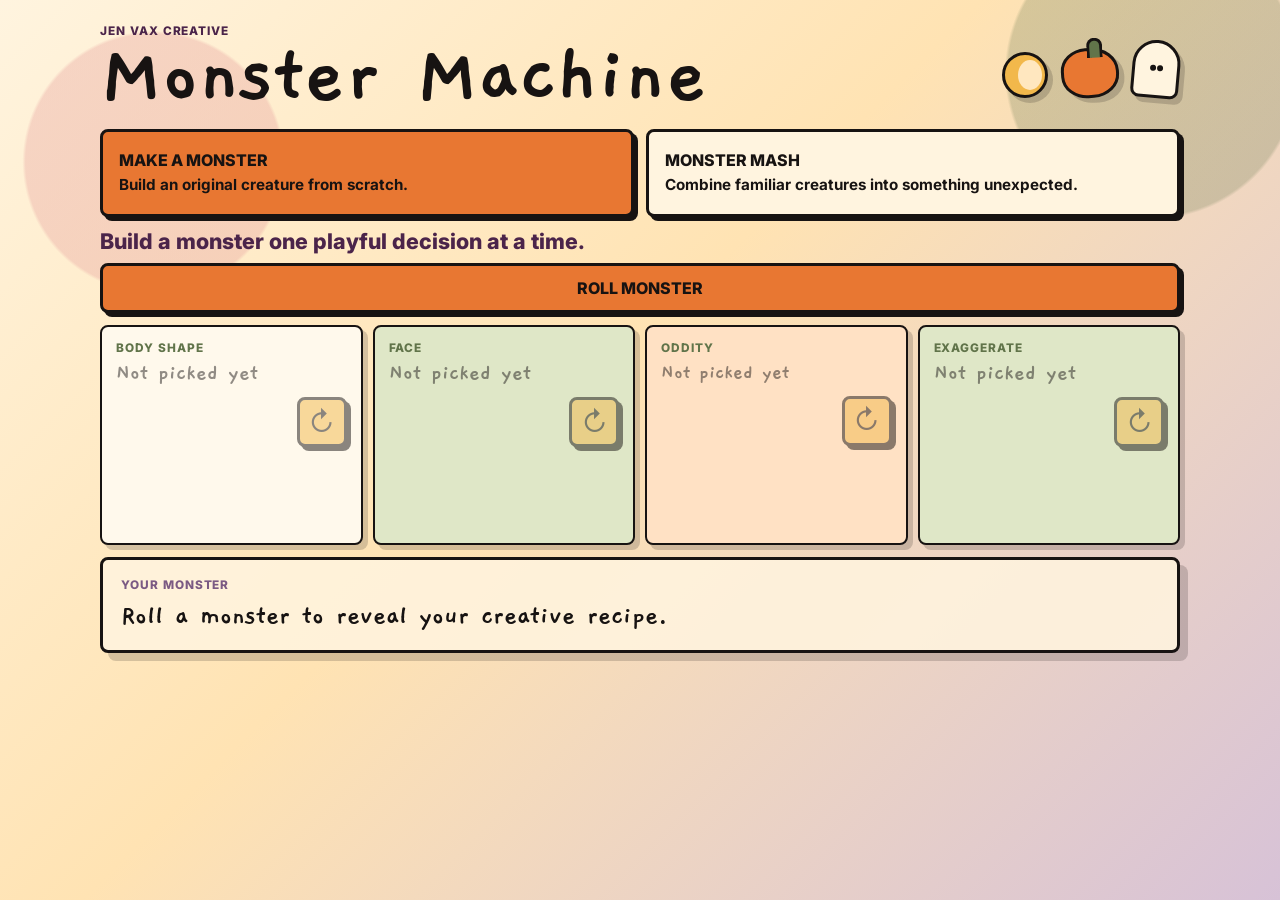
<file: index.html>
<!doctype html>
<html lang="en">
  <head>
    <meta charset="UTF-8" />
    <meta name="viewport" content="width=device-width, initial-scale=1.0" />
    <title>Monster Machine</title>
    <link rel="icon" type="image/svg+xml" href="./src/favicon.svg" />
    <link rel="preconnect" href="https://fonts.googleapis.com" />
    <link rel="preconnect" href="https://fonts.gstatic.com" crossorigin />
    <link
      href="https://fonts.googleapis.com/css2?family=Gaegu:wght@400;700&family=Inter:wght@500;700;800&display=swap"
      rel="stylesheet"
    />
    <link rel="stylesheet" href="./src/styles.css" />
  </head>
  <body>
    <main class="app-shell experiment-shell production-shell">
      <section class="machine-head experiment-head" aria-labelledby="page-title">
        <div class="title-wrap">
          <p class="eyebrow">Jen Vax Creative</p>
          <h1 id="page-title">Monster Machine</h1>
        </div>
        <div class="doodle-strip" aria-hidden="true">
          <span class="doodle moon"></span>
          <span class="doodle pumpkin"></span>
          <span class="doodle ghost"></span>
        </div>
      </section>

      <section class="mode-switcher" aria-label="Monster Machine mode">
        <button
          class="mode-card active"
          type="button"
          data-mode-button="make"
          aria-pressed="true"
        >
          <span>MAKE A MONSTER</span>
          <small>Build an original creature from scratch.</small>
        </button>
        <button
          class="mode-card"
          type="button"
          data-mode-button="mash"
          aria-pressed="false"
        >
          <span>MONSTER MASH</span>
          <small>Combine familiar creatures into something unexpected.</small>
        </button>
      </section>

      <p class="mode-helper" id="modeHelper">
        Build a monster one playful decision at a time.
      </p>

      <section class="experiment-controls production-controls" aria-label="Monster generator controls">
        <button class="primary-button" id="rollButton" type="button">
          ROLL MONSTER
        </button>
        <button class="secondary-button one-monster-button" id="rollOneMonsterButton" type="button">
          ROLL ONE MONSTER
        </button>
        <button class="secondary-button two-monster-button" id="rollTwoMonsterButton" type="button">
          ROLL TWO MONSTERS
        </button>
      </section>

      <section
        class="experiment-deck production-deck"
        id="generatorDeck"
        aria-live="polite"
      ></section>

      <section class="experiment-result section-panel production-result" aria-live="polite">
        <p class="section-kicker">Your monster</p>
        <p class="experiment-prompt" id="drawingPrompt">
          Roll a monster to reveal your creative recipe.
        </p>
      </section>
    </main>

    <script src="./src/make-options.js"></script>
    <script src="./src/experiment-options.js"></script>
    <script src="./src/app.js"></script>
  </body>
</html>
</file>
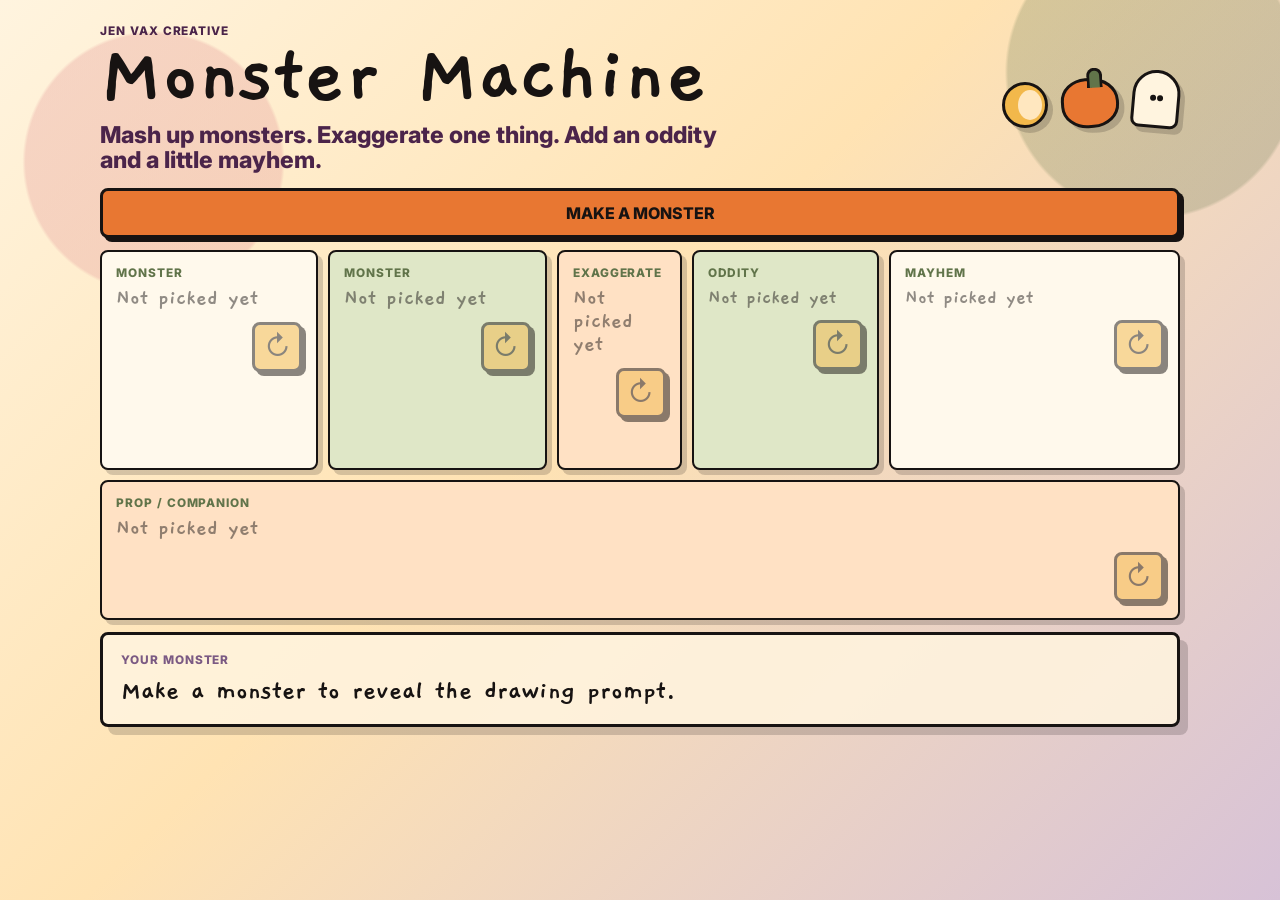
<file: experiment.html>
<!doctype html>
<html lang="en">
  <head>
    <meta charset="UTF-8" />
    <meta name="viewport" content="width=device-width, initial-scale=1.0" />
    <title>Monster Machine Experiment</title>
    <link rel="preconnect" href="https://fonts.googleapis.com" />
    <link rel="preconnect" href="https://fonts.gstatic.com" crossorigin />
    <link
      href="https://fonts.googleapis.com/css2?family=Gaegu:wght@400;700&family=Inter:wght@500;700;800&display=swap"
      rel="stylesheet"
    />
    <link rel="stylesheet" href="./src/styles.css" />
  </head>
  <body>
    <main class="app-shell experiment-shell">
      <section class="machine-head experiment-head" aria-labelledby="page-title">
        <div class="title-wrap">
          <p class="eyebrow">Jen Vax Creative</p>
          <h1 id="page-title">Monster Machine</h1>
          <p class="experiment-tagline">
            Mash up monsters. Exaggerate one thing. Add an oddity and a little mayhem.
          </p>
        </div>
        <div class="doodle-strip" aria-hidden="true">
          <span class="doodle moon"></span>
          <span class="doodle pumpkin"></span>
          <span class="doodle ghost"></span>
        </div>
      </section>

      <section class="experiment-controls" aria-label="Experimental monster controls">
        <button class="primary-button" id="makeExperimentButton" type="button">
          MAKE A MONSTER
        </button>
      </section>

      <section class="experiment-deck" id="experimentDeck" aria-live="polite"></section>

      <section class="experiment-result section-panel" aria-live="polite">
        <p class="section-kicker">Your monster</p>
        <p class="experiment-prompt" id="drawingPrompt">
          Make a monster to reveal the drawing prompt.
        </p>
      </section>
    </main>

    <script src="./src/experiment-options.js"></script>
    <script src="./src/experiment.js"></script>
  </body>
</html>
</file>
<file: src/styles.css>
:root {
  --ink: #171312;
  --cream: #fff4df;
  --paper: #ffe7bf;
  --pumpkin: #e87732;
  --marigold: #f2b84b;
  --plum: #4b244a;
  --purple: #7b5a83;
  --moss: #61744a;
  --mint: #b6c891;
  --pink: #e8a4a0;
  --shadow: rgba(23, 19, 18, 0.18);
}

* {
  box-sizing: border-box;
}

body {
  min-height: 100vh;
  margin: 0;
  color: var(--ink);
  background:
    radial-gradient(circle at 12% 18%, rgba(232, 164, 160, 0.38) 0 8rem, transparent 8.2rem),
    radial-gradient(circle at 90% 8%, rgba(97, 116, 74, 0.25) 0 9rem, transparent 9.2rem),
    linear-gradient(135deg, #fff4df 0%, #ffe3b3 45%, #d7c2d7 100%);
  font-family: Inter, system-ui, sans-serif;
}

button {
  font: inherit;
}

.app-shell {
  width: min(1180px, calc(100% - 32px));
  margin: 0 auto;
  padding: 28px 0 36px;
}

.machine-head {
  display: flex;
  align-items: end;
  justify-content: space-between;
  gap: 24px;
  padding: 14px 0 24px;
}

.eyebrow,
.section-kicker,
.prompt-label {
  margin: 0;
  font-size: 0.74rem;
  font-weight: 800;
  letter-spacing: 0.08em;
  text-transform: uppercase;
}

.eyebrow {
  color: var(--plum);
}

h1,
h2 {
  margin: 0;
  letter-spacing: 0;
}

h1 {
  max-width: 780px;
  font-family: Gaegu, Inter, sans-serif;
  font-size: clamp(3.15rem, 6.8vw, 6.35rem);
  line-height: 0.88;
}

h2 {
  font-size: clamp(1.25rem, 2.2vw, 2rem);
  line-height: 1;
}

.doodle-strip {
  display: flex;
  align-items: end;
  gap: 13px;
  min-width: 172px;
}

.doodle {
  position: relative;
  display: block;
  border: 3px solid var(--ink);
  box-shadow: 5px 5px 0 var(--shadow);
}

.moon {
  width: 46px;
  height: 46px;
  border-radius: 50%;
  background: var(--marigold);
}

.moon::after {
  position: absolute;
  inset: 5px 3px 5px 13px;
  content: "";
  border-radius: 50%;
  background: var(--paper);
}

.pumpkin {
  width: 58px;
  height: 50px;
  border-radius: 44% 48% 46% 45%;
  background: var(--pumpkin);
  transform: rotate(-4deg);
}

.pumpkin::before {
  position: absolute;
  top: -13px;
  left: 24px;
  width: 10px;
  height: 17px;
  content: "";
  border: 3px solid var(--ink);
  border-bottom: 0;
  border-radius: 10px 10px 0 0;
  background: var(--moss);
}

.ghost {
  width: 48px;
  height: 58px;
  border-radius: 26px 26px 9px 9px;
  background: var(--cream);
  transform: rotate(5deg);
}

.ghost::before,
.ghost::after {
  position: absolute;
  top: 22px;
  width: 6px;
  height: 6px;
  content: "";
  border-radius: 50%;
  background: var(--ink);
}

.ghost::before {
  left: 15px;
}

.ghost::after {
  right: 14px;
}

.controls {
  display: grid;
  grid-template-columns: minmax(260px, 1fr) minmax(190px, 0.42fr);
  gap: 12px;
  margin-bottom: 18px;
}

.primary-button,
.secondary-button,
.icon-button {
  min-height: 52px;
  cursor: pointer;
  border: 3px solid var(--ink);
  border-radius: 8px;
  color: var(--ink);
  box-shadow: 4px 4px 0 var(--ink);
  transition:
    transform 120ms ease,
    box-shadow 120ms ease,
    background-color 120ms ease;
}

.primary-button {
  background: var(--pumpkin);
  font-weight: 800;
}

.secondary-button {
  background: var(--cream);
  font-weight: 800;
}

.primary-button:hover,
.secondary-button:hover,
.icon-button:hover {
  transform: translate(1px, 1px) rotate(-0.3deg);
  box-shadow: 3px 3px 0 var(--ink);
}

button:disabled {
  cursor: not-allowed;
  opacity: 0.5;
  transform: none;
}

button[hidden] {
  display: none;
}

.result-layout {
  display: grid;
  grid-template-columns: minmax(0, 1fr) minmax(270px, 0.35fr);
  gap: 18px;
  align-items: start;
}

.section-panel {
  border: 3px solid var(--ink);
  border-radius: 8px;
  background: rgba(255, 244, 223, 0.88);
  box-shadow: 8px 8px 0 var(--shadow);
}

.monster-panel {
  padding: 18px;
}

.mayhem-panel {
  overflow: hidden;
  background: var(--plum);
  color: var(--cream);
}

.section-heading {
  display: flex;
  align-items: baseline;
  justify-content: space-between;
  gap: 16px;
  margin-bottom: 14px;
}

.section-kicker {
  color: var(--purple);
}

.monster-panel .section-heading h2 {
  display: none;
}

.monster-panel .section-kicker {
  font-size: clamp(1rem, 1.4vw, 1.25rem);
}

.mayhem-panel .section-heading {
  display: block;
  padding: 18px 18px 0;
}

.mayhem-panel h2 {
  font-size: clamp(1.65rem, 2.5vw, 2.7rem);
  line-height: 0.98;
}

.mayhem-panel .section-kicker {
  display: block;
  margin-bottom: 8px;
  color: var(--pink);
}

.prompt-grid {
  display: grid;
  grid-template-columns: repeat(2, minmax(0, 1fr));
  gap: 10px;
}

.prompt-item,
.mayhem-item {
  display: flex;
  align-items: center;
  justify-content: space-between;
  gap: 12px;
  border: 2px solid var(--ink);
  border-radius: 8px;
}

.prompt-item {
  min-height: 86px;
  padding: 10px 10px 10px 14px;
  background: #fff9ec;
}

.prompt-item:nth-child(3n + 1) {
  background: #ffe1c4;
}

.prompt-item:nth-child(3n + 2) {
  background: #dfe7c7;
}

.prompt-copy {
  min-width: 0;
}

.prompt-label {
  margin-bottom: 6px;
  color: var(--moss);
}

.prompt-value,
.mayhem-value {
  margin: 0;
  font-family: Gaegu, Inter, sans-serif;
  font-weight: 700;
  letter-spacing: 0;
  overflow-wrap: break-word;
  word-break: normal;
}

.prompt-value {
  font-size: clamp(1.65rem, 3.1vw, 2.45rem);
  line-height: 0.9;
}

.empty {
  color: rgba(23, 19, 18, 0.48);
}

.icon-button {
  flex: 0 0 auto;
  display: inline-grid;
  place-items: center;
  width: 50px;
  height: 50px;
  min-height: 50px;
  padding: 0;
  background: var(--marigold);
  font-size: 1.7rem;
  line-height: 1;
}

.mayhem-item {
  display: grid;
  align-content: space-between;
  min-height: 230px;
  margin: 18px;
  padding: 22px;
  overflow: hidden;
  background:
    linear-gradient(90deg, rgba(255, 244, 223, 0.12) 1px, transparent 1px),
    linear-gradient(rgba(255, 244, 223, 0.12) 1px, transparent 1px),
    var(--cream);
  background-size: 18px 18px;
  color: var(--ink);
}

.mayhem-value {
  max-width: 100%;
  width: 100%;
  font-size: clamp(2rem, 2.9vw, 3rem);
  line-height: 1;
  text-wrap: balance;
}

.mayhem-shuffle {
  justify-self: end;
  background: var(--pink);
}

.experiment-shell {
  max-width: 1080px;
  padding-top: 16px;
}

.experiment-head {
  align-items: center;
  padding: 8px 0 14px;
}

.experiment-tagline {
  max-width: 620px;
  margin: 8px 0 0;
  color: var(--plum);
  font-size: clamp(1.1rem, 2vw, 1.45rem);
  font-weight: 800;
  line-height: 1.1;
}

.mode-switcher {
  display: grid;
  grid-template-columns: repeat(2, minmax(0, 1fr));
  gap: 12px;
  margin-bottom: 12px;
}

.mode-card {
  min-height: 88px;
  padding: 14px 16px;
  cursor: pointer;
  border: 3px solid var(--ink);
  border-radius: 8px;
  background: var(--cream);
  color: var(--ink);
  box-shadow: 4px 4px 0 var(--ink);
  text-align: left;
  transition:
    transform 120ms ease,
    box-shadow 120ms ease,
    background-color 120ms ease;
}

.mode-card:hover {
  transform: translate(1px, 1px) rotate(-0.2deg);
  box-shadow: 3px 3px 0 var(--ink);
}

.mode-card.active {
  background: var(--pumpkin);
}

.mode-card span,
.mode-card small {
  display: block;
}

.mode-card span {
  font-weight: 800;
}

.mode-card small {
  margin-top: 6px;
  font-size: 0.95rem;
  font-weight: 700;
  line-height: 1.2;
}

.mode-helper {
  margin: 0 0 10px;
  color: var(--plum);
  font-size: clamp(1.05rem, 1.8vw, 1.35rem);
  font-weight: 800;
  line-height: 1.15;
}

.experiment-controls {
  display: grid;
  margin-bottom: 12px;
}

.production-controls {
  gap: 12px;
}

.production-controls[data-mode="make"] {
  grid-template-columns: 1fr;
}

.production-controls[data-mode="mash"] {
  grid-template-columns: minmax(0, 1fr) repeat(2, minmax(170px, 0.28fr));
}

.experiment-controls .primary-button {
  min-height: 48px;
  height: 50px;
}

.experiment-deck {
  display: grid;
  grid-template-columns:
    minmax(0, 21fr)
    minmax(0, 21fr)
    minmax(0, 12fr)
    minmax(0, 18fr)
    minmax(0, 28fr);
  gap: 10px;
  margin-bottom: 12px;
}

.production-deck[data-mode="make"] {
  grid-template-columns: repeat(4, minmax(0, 1fr));
}

.production-deck[data-mode="mash"] {
  grid-template-columns:
    minmax(0, 21fr)
    minmax(0, 21fr)
    minmax(0, 12fr)
    minmax(0, 18fr)
    minmax(0, 28fr);
}

.experiment-card {
  display: grid;
  align-content: start;
  gap: 12px;
  min-height: 220px;
  padding: 14px;
  border: 2px solid var(--ink);
  border-radius: 8px;
  background: #fff9ec;
  box-shadow: 5px 5px 0 var(--shadow);
}

.experiment-card:nth-child(2n) {
  background: #dfe7c7;
}

.experiment-card:nth-child(3n) {
  background: #ffe1c4;
}

.experiment-card:last-child:nth-child(6) {
  grid-column: 1 / -1;
  min-height: 140px;
}

.experiment-card .icon-button {
  justify-self: end;
  align-self: end;
  margin-top: auto;
}

.card-actions {
  display: flex;
  align-items: end;
  justify-content: flex-end;
  gap: 8px;
  margin-top: auto;
}

.mini-button {
  min-height: 38px;
  padding: 0 10px;
  cursor: pointer;
  border: 2px solid var(--ink);
  border-radius: 8px;
  background: var(--cream);
  color: var(--ink);
  box-shadow: 3px 3px 0 var(--ink);
  font-size: 0.75rem;
  font-weight: 800;
  transition:
    transform 120ms ease,
    box-shadow 120ms ease,
    background-color 120ms ease;
}

.mini-button:hover {
  transform: translate(1px, 1px) rotate(-0.2deg);
  box-shadow: 2px 2px 0 var(--ink);
}

.mini-button[aria-pressed="true"] {
  background: var(--pink);
}

.experiment-value {
  max-width: 100%;
  margin: 7px 0 0;
  font-family: Gaegu, Inter, sans-serif;
  font-size: clamp(1.35rem, 1.8vw, 1.95rem);
  font-weight: 700;
  line-height: 1;
  overflow-wrap: anywhere;
  word-break: normal;
  text-wrap: balance;
}

.experiment-card[data-category="mayhem"] .experiment-value,
.experiment-card[data-category="oddity"] .experiment-value {
  font-size: clamp(1.25rem, 1.65vw, 1.8rem);
}

.experiment-result {
  padding: 18px;
}

.experiment-prompt {
  max-width: 920px;
  margin: 0;
  font-family: Gaegu, Inter, sans-serif;
  font-weight: 700;
  letter-spacing: 0;
}

.experiment-prompt {
  margin-top: 10px;
  font-size: clamp(1.35rem, 2.2vw, 2rem);
  line-height: 1.05;
}

@media (max-width: 880px) {
  .machine-head,
  .section-heading {
    align-items: start;
  }

  .machine-head,
  .controls,
  .result-layout {
    grid-template-columns: 1fr;
  }

  .machine-head {
    display: grid;
  }

  .doodle-strip {
    min-width: 0;
  }

  .controls {
    position: sticky;
    top: 0;
    z-index: 2;
    padding: 10px 0;
    background: rgba(255, 232, 193, 0.92);
    backdrop-filter: blur(8px);
  }

  .mayhem-item {
    min-height: 170px;
  }

  .experiment-deck {
    grid-template-columns: repeat(2, minmax(0, 1fr));
  }

  .production-controls[data-mode="make"],
  .production-controls[data-mode="mash"],
  .production-deck[data-mode="make"],
  .production-deck[data-mode="mash"] {
    grid-template-columns: repeat(2, minmax(0, 1fr));
  }

  .experiment-card {
    min-height: 155px;
  }

  .experiment-card:last-child:nth-child(6) {
    grid-column: auto;
  }
}

@media (max-width: 620px) {
  .app-shell {
    width: min(100% - 20px, 1180px);
    padding-top: 18px;
  }

  .prompt-grid {
    grid-template-columns: 1fr;
  }

  .prompt-item {
    min-height: 78px;
  }

  .primary-button,
  .secondary-button {
    min-height: 58px;
  }

  #rerollMayhemButton {
    display: none;
  }

  .mayhem-item {
    padding: 20px;
  }

  .experiment-deck {
    grid-template-columns: 1fr;
  }

  .mode-switcher,
  .production-controls[data-mode="make"],
  .production-controls[data-mode="mash"],
  .production-deck[data-mode="make"],
  .production-deck[data-mode="mash"] {
    grid-template-columns: 1fr;
  }

  .experiment-card {
    min-height: 128px;
  }
}
</file>
